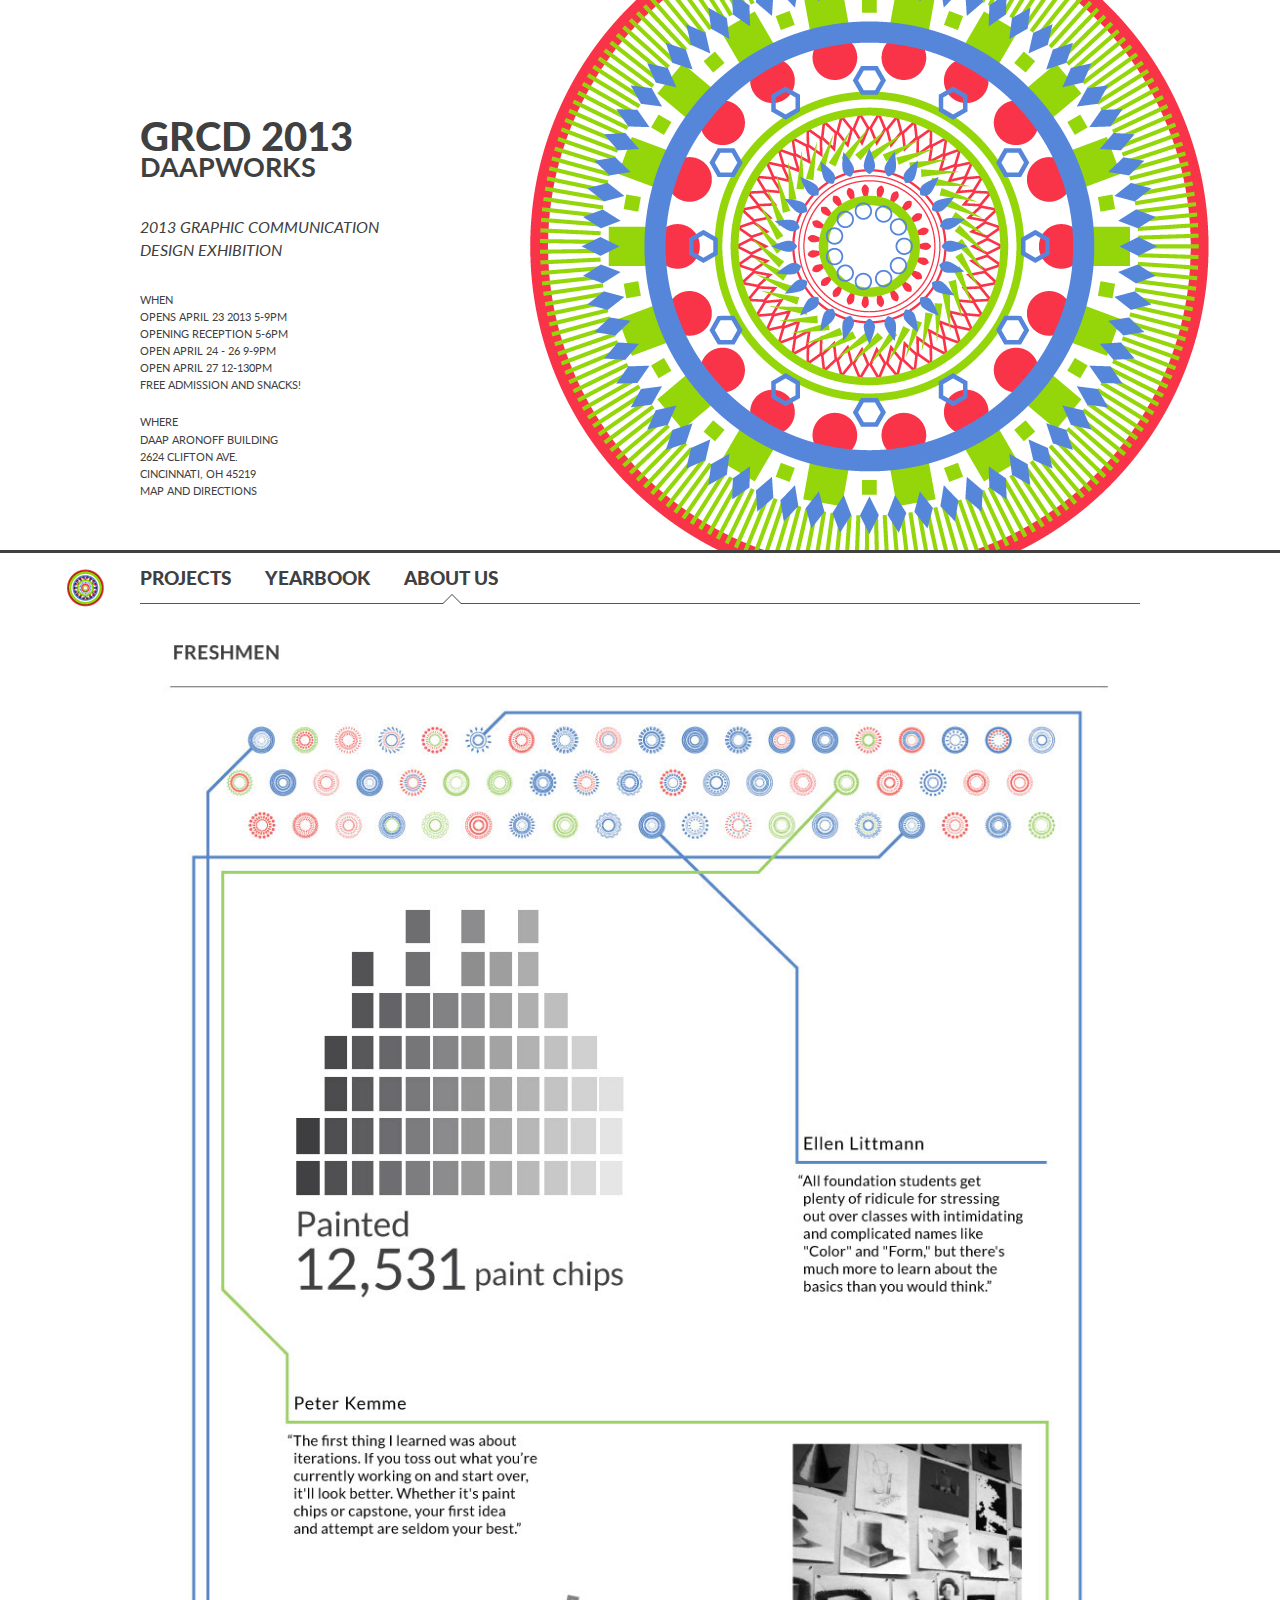
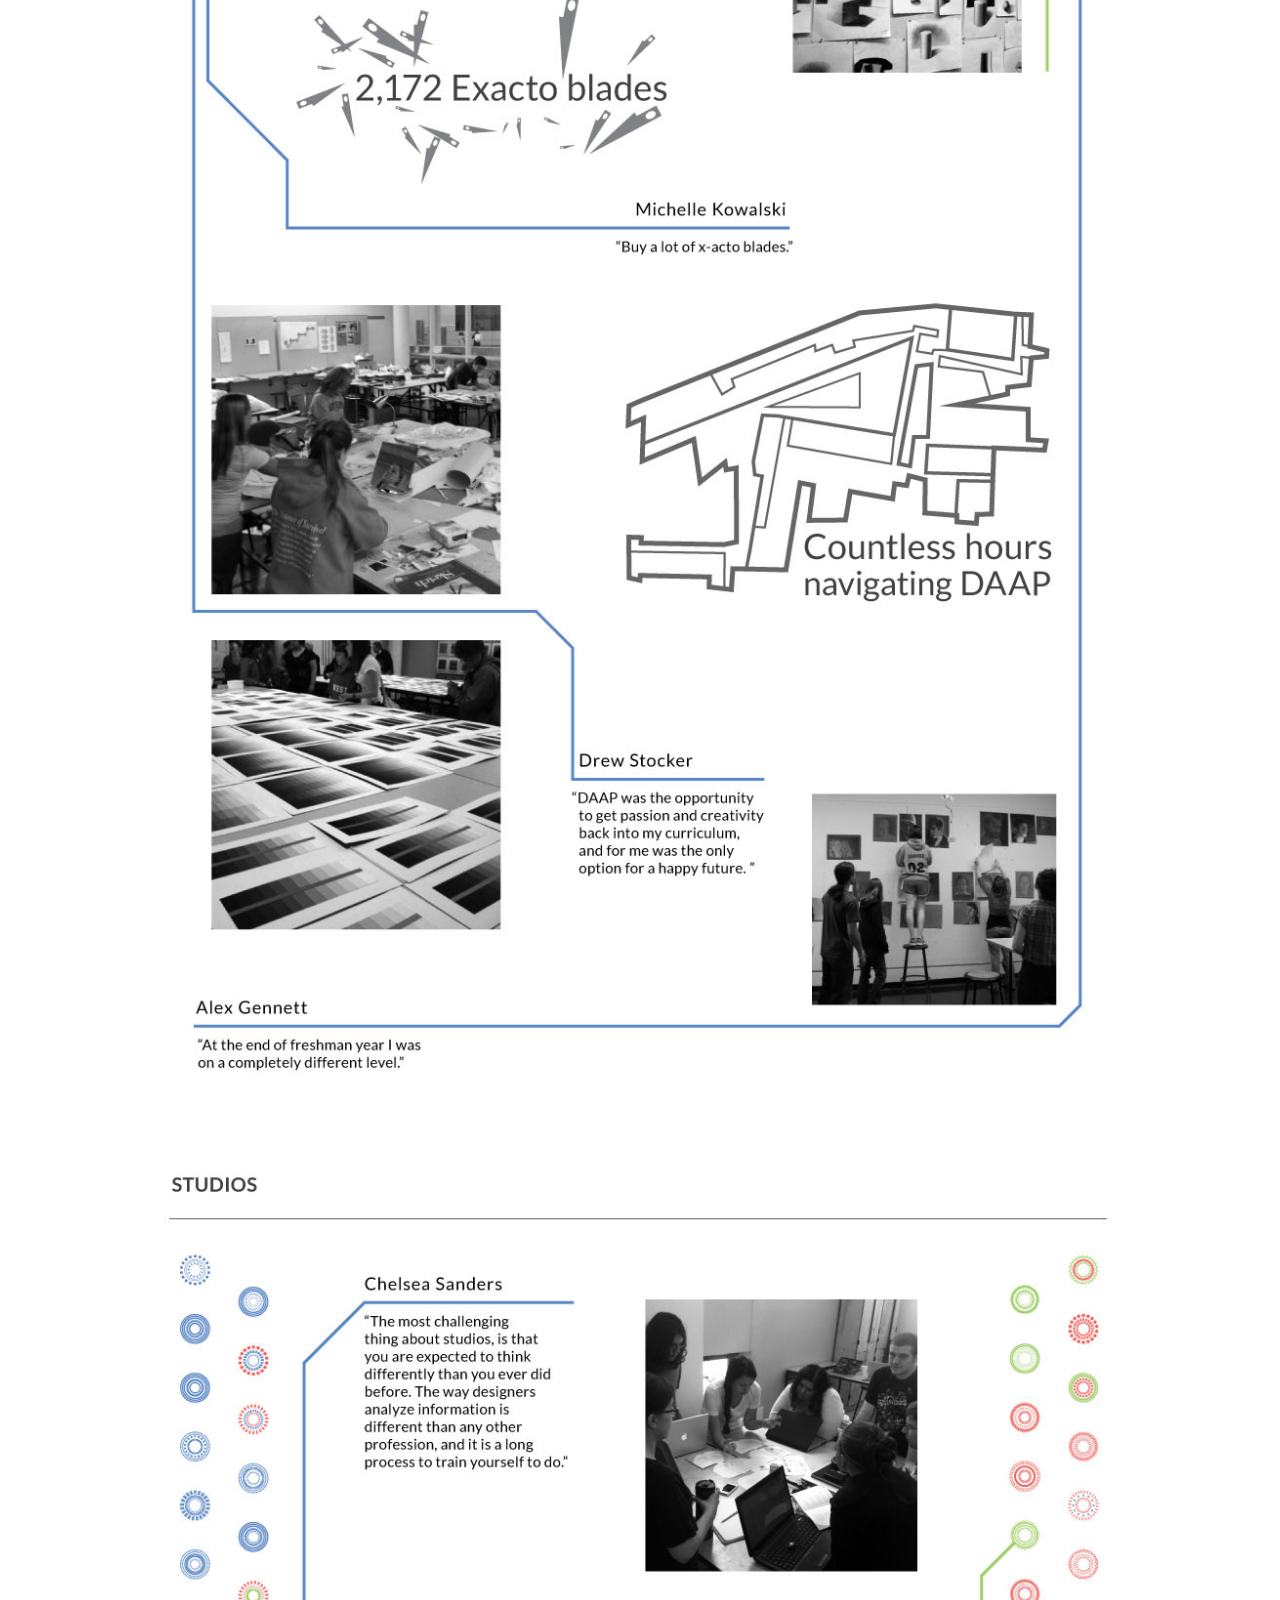
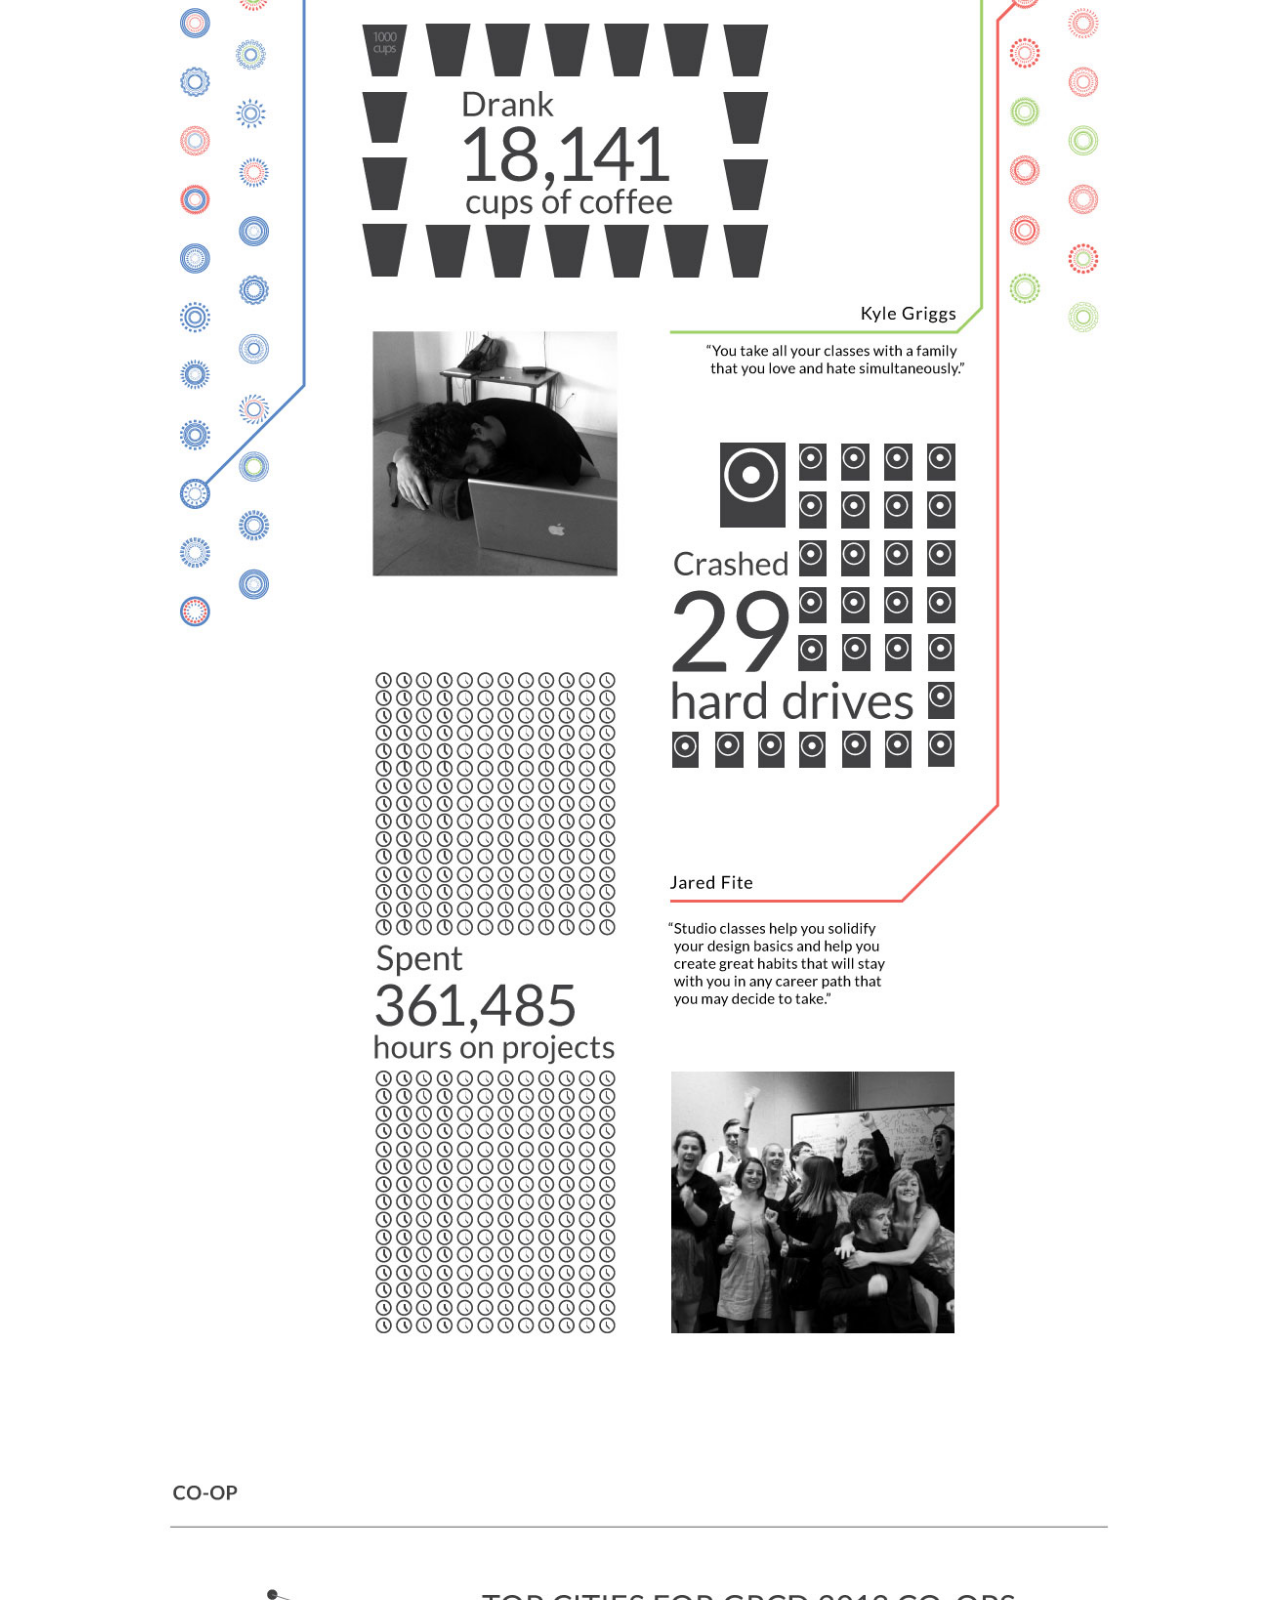
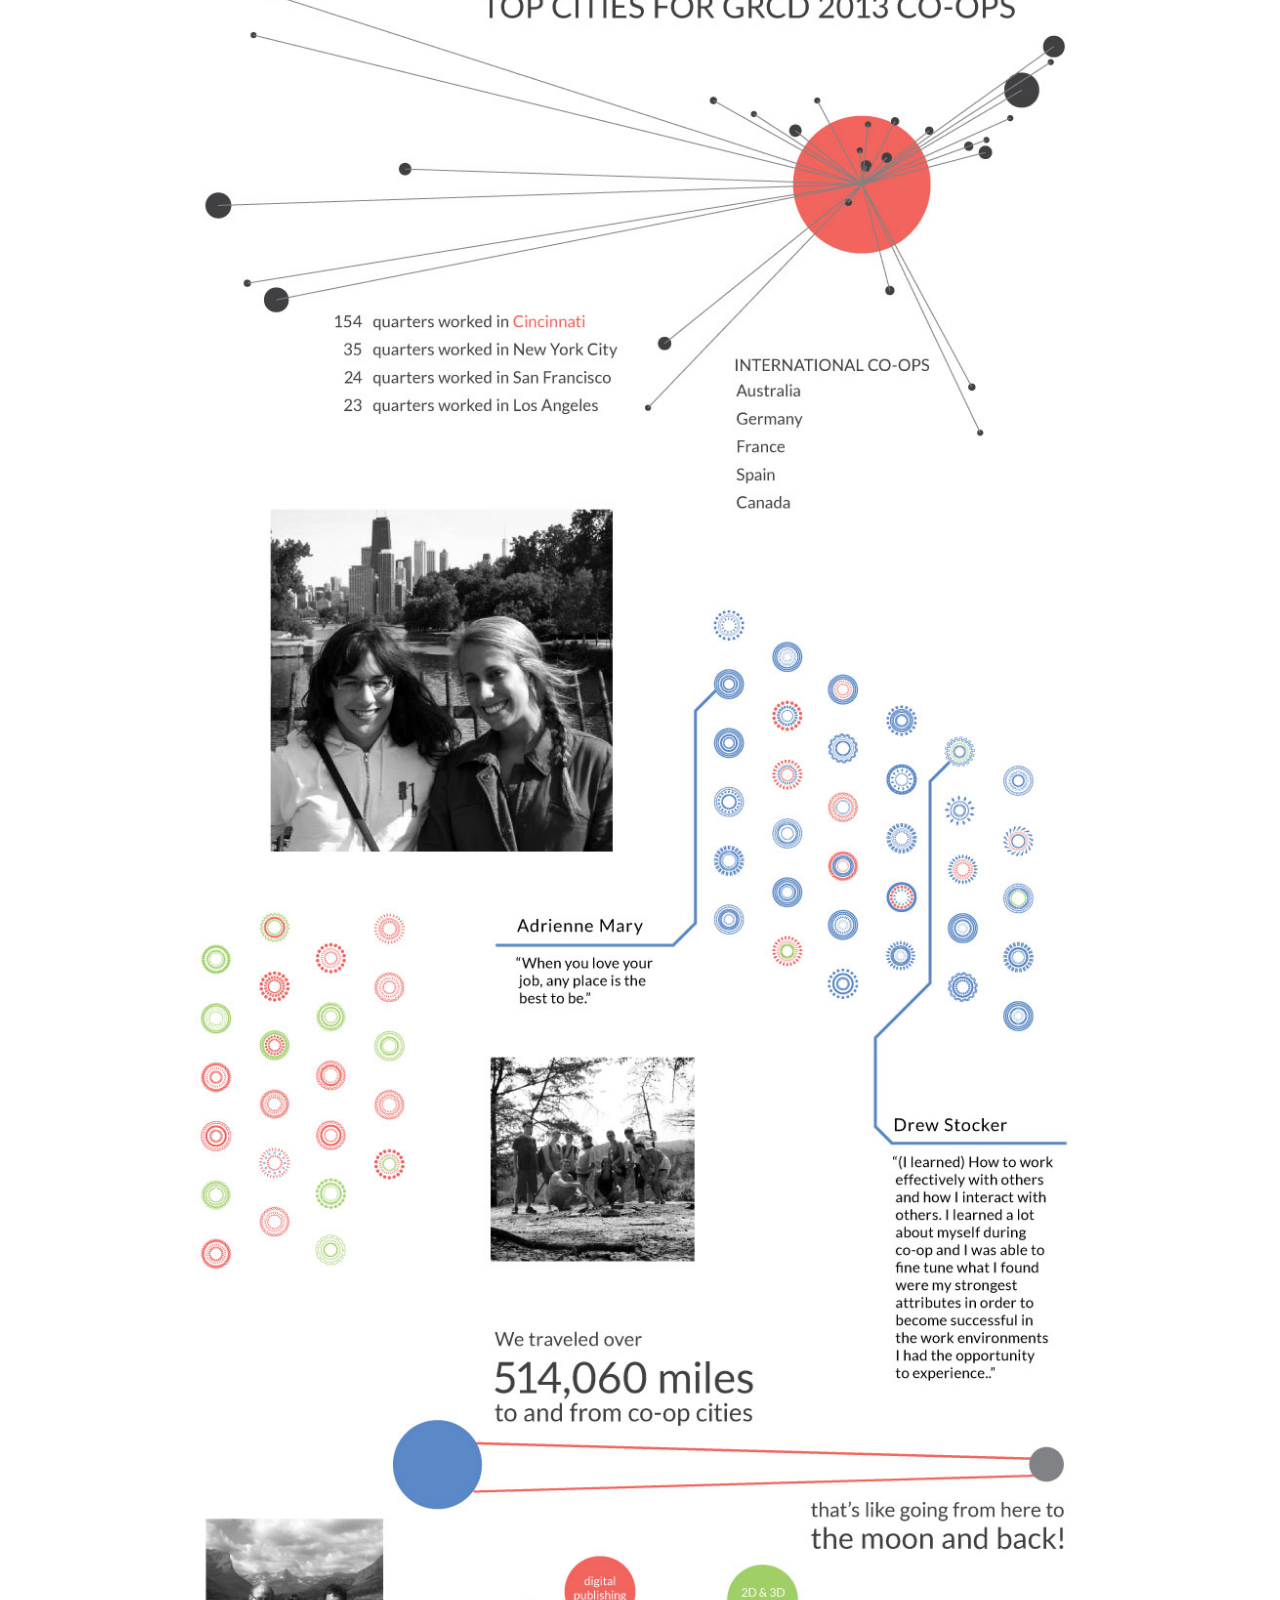
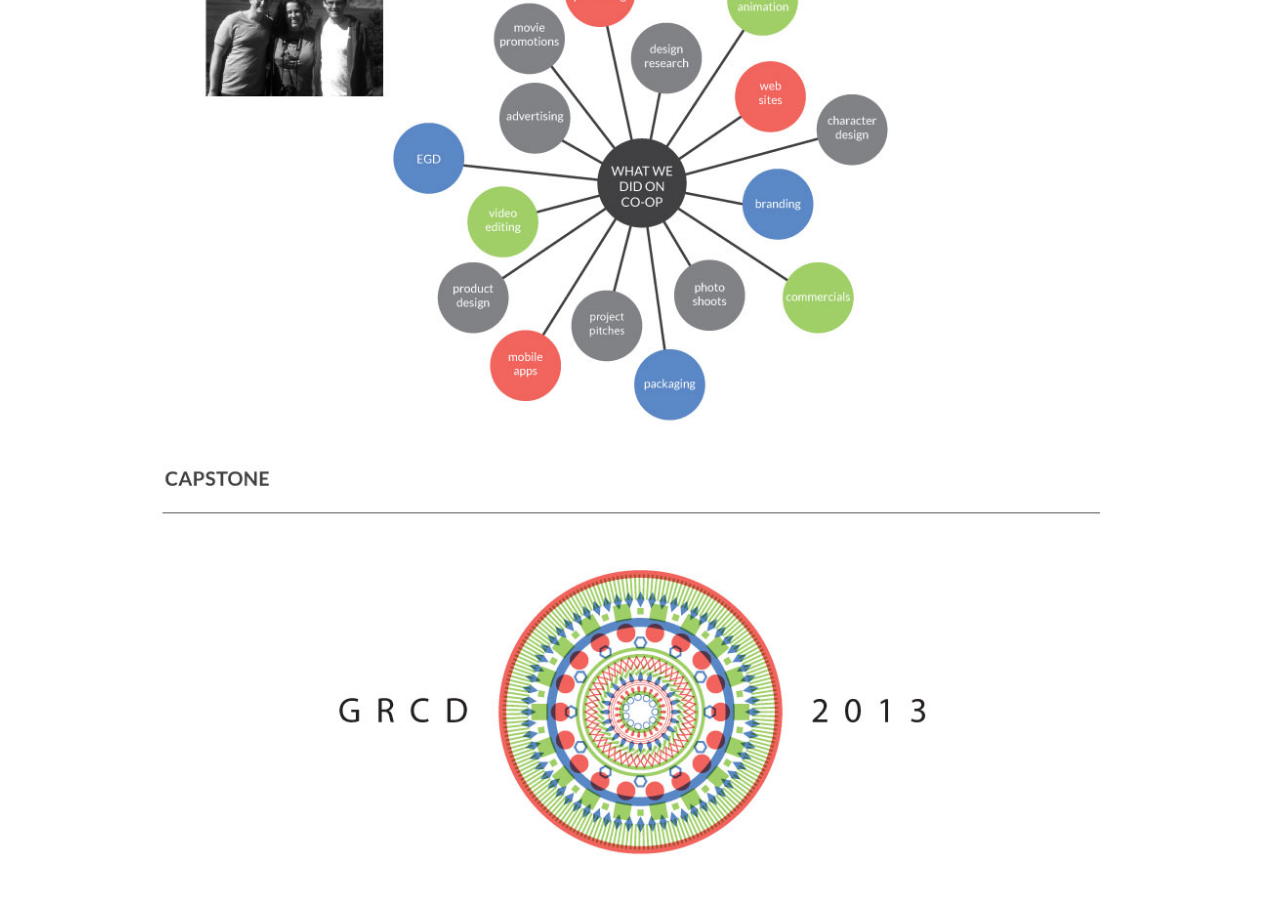
<file: about.html>
<!DOCTYPE html>

  <head>
  <meta charset="utf-8" />

  <!-- Set the viewport width to device width for mobile -->
  <meta name="viewport" content="width=device-width" />

  <title>GRCD 2013</title>
  
  <link rel="stylesheet" href="css/normalize.css" />
  
 <link rel="stylesheet" href="css/foundation.min.css" />

  <link rel="stylesheet" href="css/style.css" />
  <link rel="icon" href="favicon.ico" type="image/x-icon"/>


  <script src="js/vendor/custom.modernizr.js"></script>

  <link href='http://fonts.googleapis.com/css?family=Lato' rel='stylesheet' type='text/css'>

   <script src="//ajax.googleapis.com/ajax/libs/jquery/1.9.1/jquery.min.js"></script>
   <script src="http://cdn.jquerytools.org/1.2.7/full/jquery.tools.min.js"></script>

   

  

</head>
  <body>
    <div class="super-container">
    <header class="header">
      <div id="kaleidoscope">
        <img id="ring1" alt="ring" src="images/red.png"/>
        <img id="ring2" alt="ring" src="images/green.png"/>
        <img id="ring3" alt="ring" src="images/blue.png"/>
      </div>

      <div class="row">
        <h1> GRCD 2013 </h1>
        <h2> DAAPWORKS </h2>
        <h3>  2013 Graphic Communication <br/>Design Exhibition  </h3>

        <ul class="when">
          <li><p> when</p></li>
          <li><p> opens april 23 2013 5-9pm </p></li>
          <li><p> opening reception 5-6pm </p></li>
          <li><p> open april 24 - 26 9-9pm </p></li>
          <li><p> open april 27 12-130pm </p></li>
          <li><p> free admission and snacks! </p></li>
        </ul>

        <ul class="where">
          <li><p> where </p></li>
          <li><p> DAAP Aronoff building </p></li>
          <li><p> 2624 Clifton Ave. </p></li>
          <li><p> Cincinnati, OH 45219 </p></li>
          <li><p><a href="https://maps.google.com/maps?ie=UTF8&cid=4364812893229701306&q=DAAP+-+University+of+Cincinnati&iwloc=A&gl=US&hl=en" target="_blank"> map and directions </a></p></li>
        </ul>

      </div><!--End of show information-->
    </header>

    <div id="about">
      <div id="sticky">
        <nav class="btns row">
          <h4><a href="index.html"> PROJECTS </a></h4>
          <h4><a href="yearbook.html"> YEARBOOK </a></h4>
          <h4><a href="#" class="active"> ABOUT US </a></h4>
        </nav>

      </div><!--End Sticky-->

      <div class="row">

        <img src="images/timeline.jpg"/>

      </div>
    </div>
  </div>
  </body>

  <script type="text/javascript">
    var img1 = $('#ring1');
    var img2 = $('#ring2');
    var img3 = $('#ring3');
  
    if(img1.length > 0){
      var offset = img1.offset();
      var offset2 = img2.offset();
      function mouse(evt){
        var center_x = (offset.left) + (img1.width()/2);
        var center_y = (offset.top) + (img1.height()/2);
        var mouse_x = evt.pageX; var mouse_y = evt.pageY;
        var radians = Math.atan2(mouse_x - center_x, mouse_y - center_y);
        var degree = (radians * (180 / Math.PI) * -0.05);
        var degree2 = (radians * (180 / Math.PI) * 0.05); 
        var degree3 = (radians * (180 / Math.PI) * -0.1);

        img1.css('-moz-transform', 'rotate('+degree+'deg)');
        img1.css('-webkit-transform', 'rotate('+degree+'deg)');
        img1.css('-o-transform', 'rotate('+degree+'deg)');
        img1.css('-ms-transform', 'rotate('+degree+'deg)');

        img2.css('-moz-transform', 'rotate('+degree2+'deg)');
        img2.css('-webkit-transform', 'rotate('+degree2+'deg)');
        img2.css('-o-transform', 'rotate('+degree2+'deg)');
        img2.css('-ms-transform', 'rotate('+degree2+'deg)');

        img3.css('-moz-transform', 'rotate('+degree3+'deg)');
        img3.css('-webkit-transform', 'rotate('+degree3+'deg)');
        img3.css('-o-transform', 'rotate('+degree3+'deg)');
        img3.css('-ms-transform', 'rotate('+degree3+'deg)');

      }
      $(document).mousemove(mouse);
    }
  </script>

  
  <script type="text/javascript">
    $(document).ready(function() {
 
      //Calculate the height of <header>
      //Use outerHeight() instead of height() if have padding
      var aboveHeight = $('.header').outerHeight();

      //when scroll
      $(window).scroll(function(){

        //if scrolled down more than the header’s height
        if ($(window).scrollTop() > aboveHeight){

        // if yes, add “fixed” class to the <nav>
        // add padding top to the #content 
        //(value is same as the height of the nav)
        $('#sticky').addClass('fixed').css('top','0').next()
        .css('padding-top','63px');

        } else {

        // when scroll up or less than aboveHeight,
        //remove the “fixed” class, and the padding-top
        $('#sticky').removeClass('fixed').next()
        .css('padding-top','0');
        }
      });
    });
  </script>
  
  <script type="text/javascript">

  var _gaq = _gaq || [];
  _gaq.push(['_setAccount', 'UA-39856802-1']);
  _gaq.push(['_trackPageview']);

  (function() {
    var ga = document.createElement('script'); ga.type = 'text/javascript'; ga.async = true;
    ga.src = ('https:' == document.location.protocol ? 'https://ssl' : 'http://www') + '.google-analytics.com/ga.js';
    var s = document.getElementsByTagName('script')[0]; s.parentNode.insertBefore(ga, s);
  })();

</script>
</html>
</file>
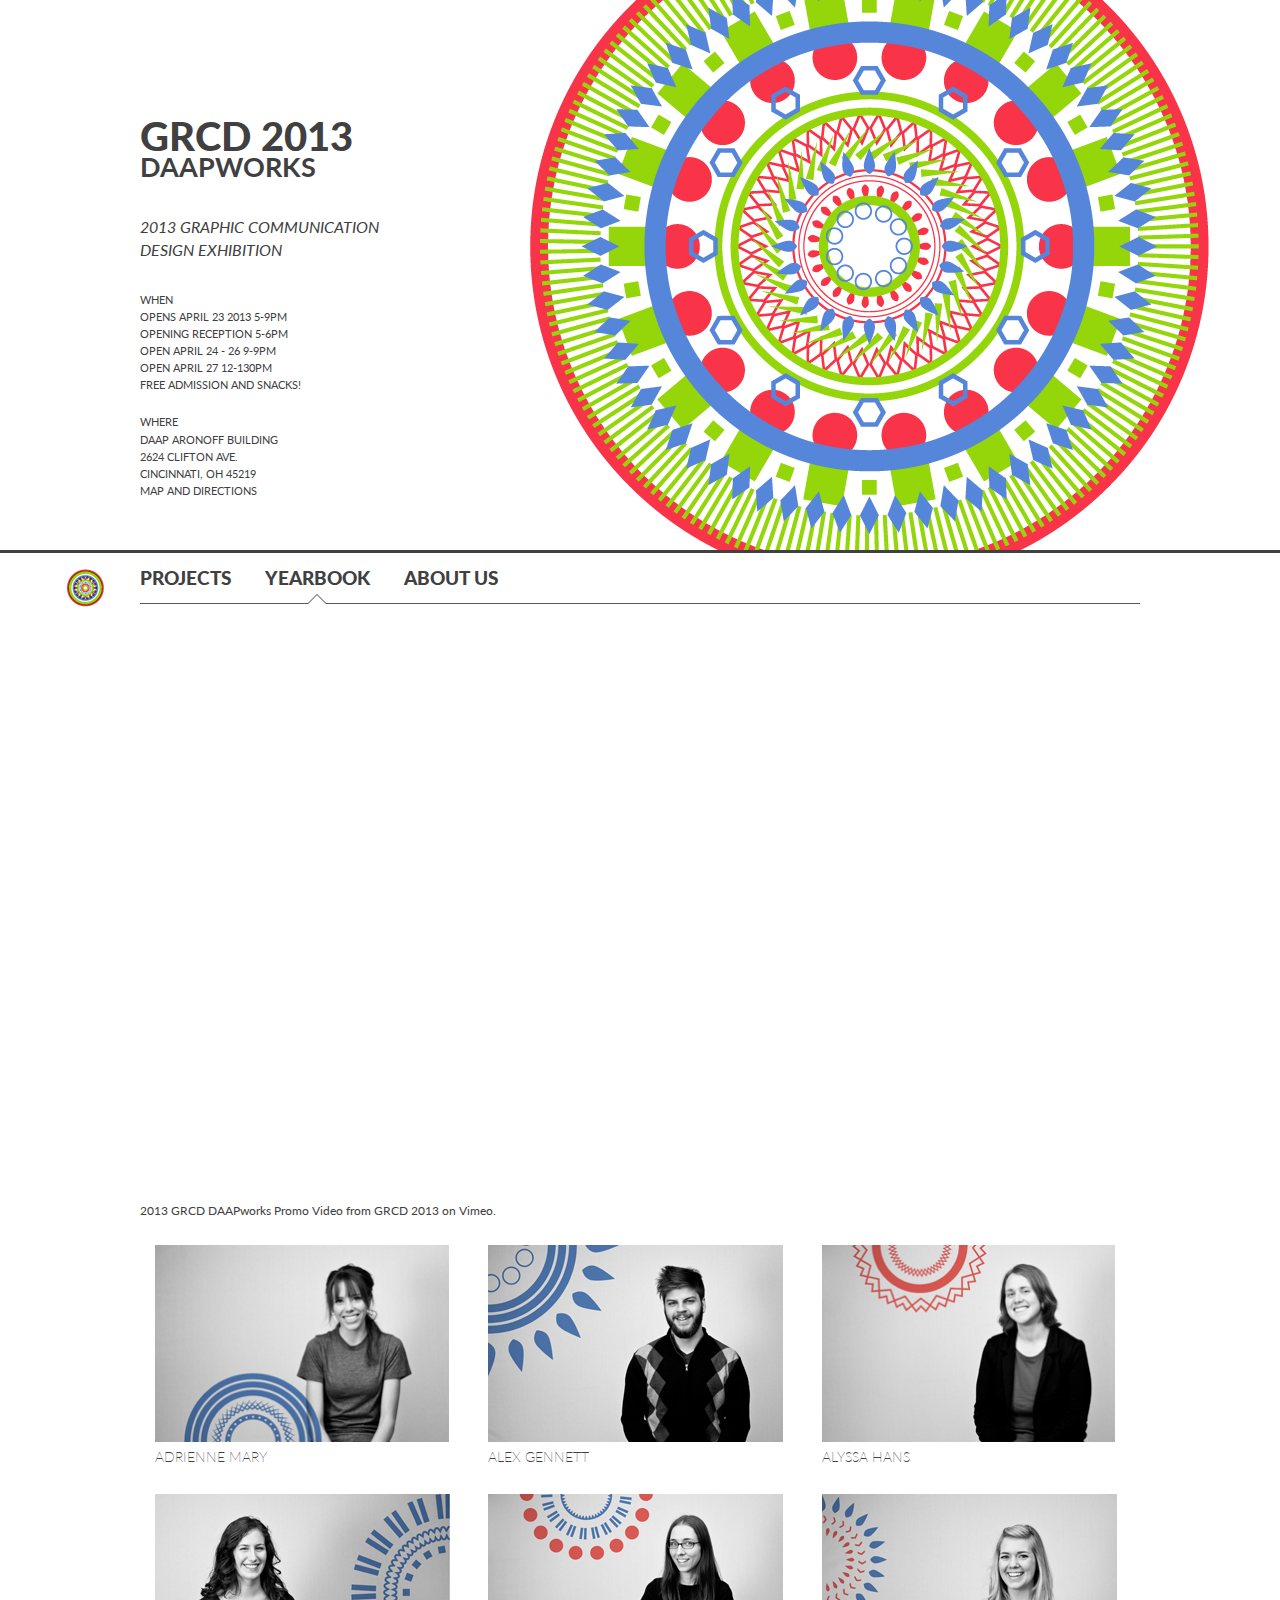
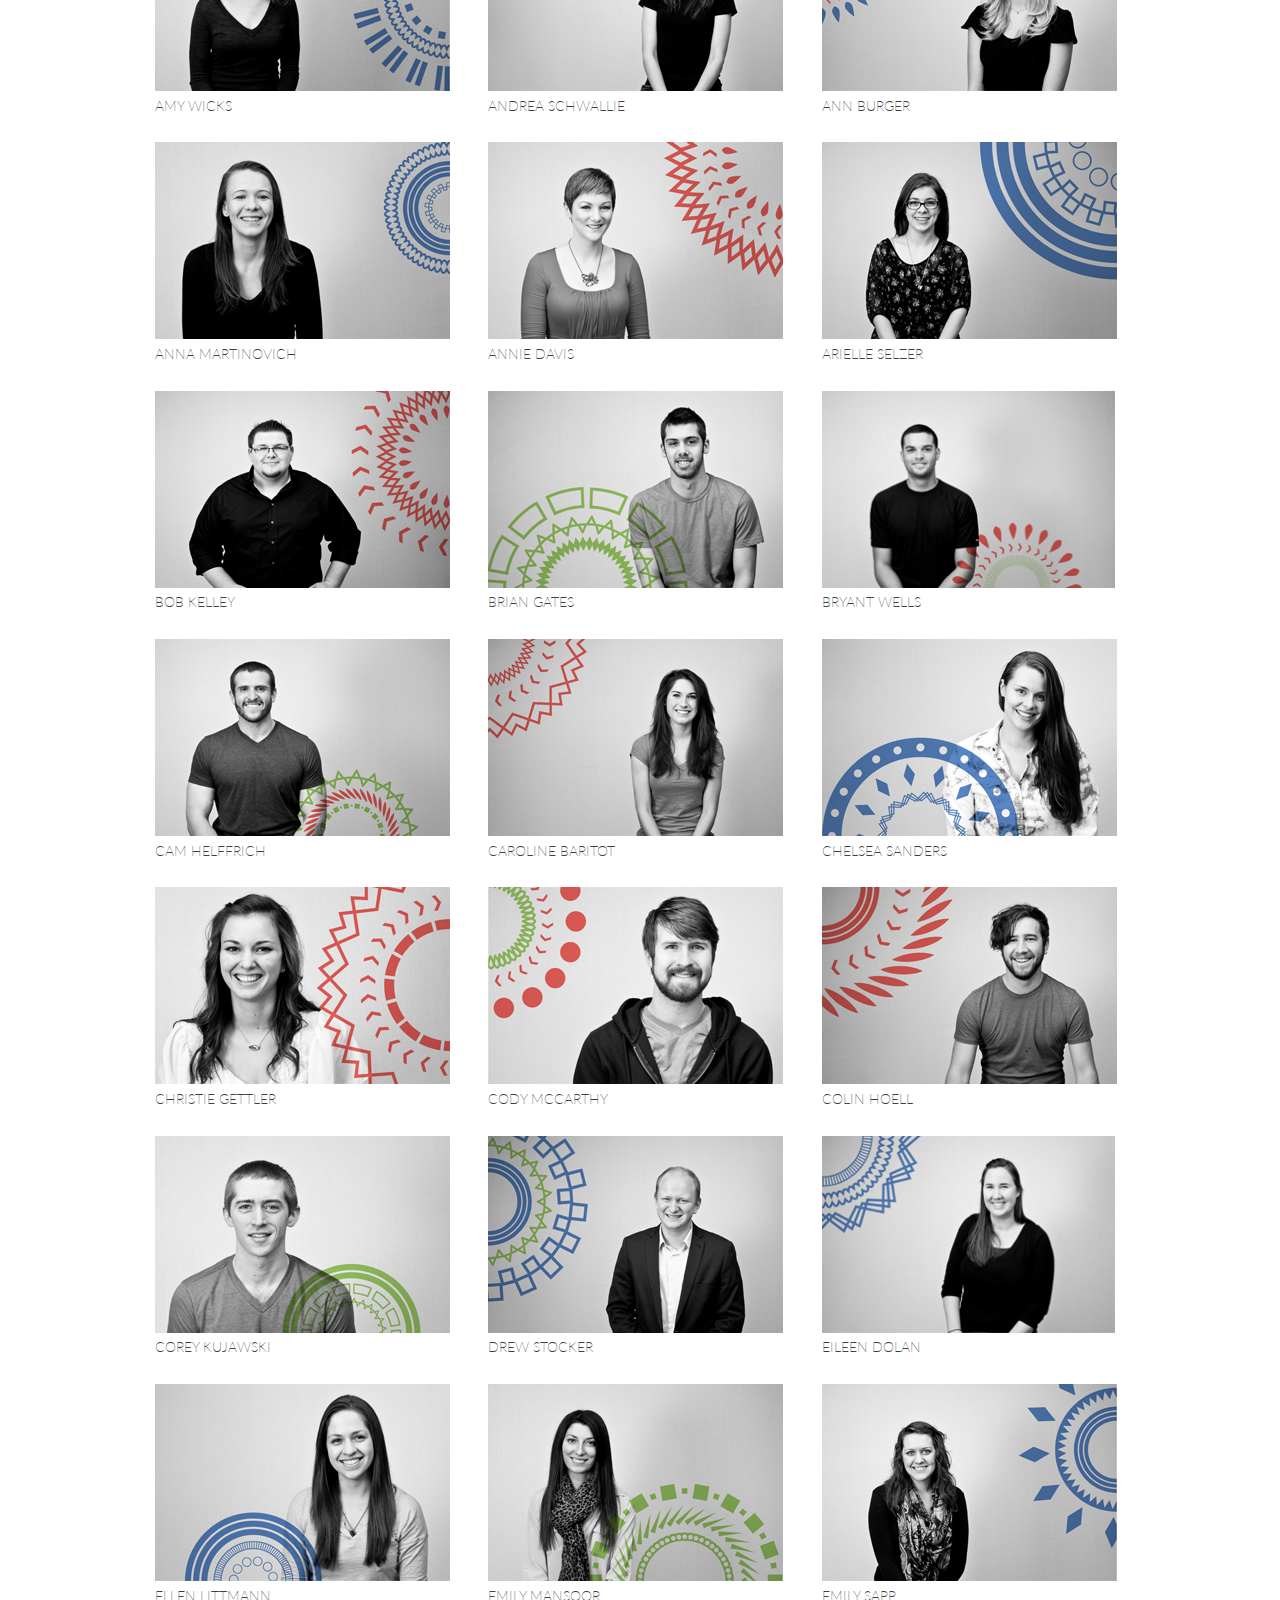
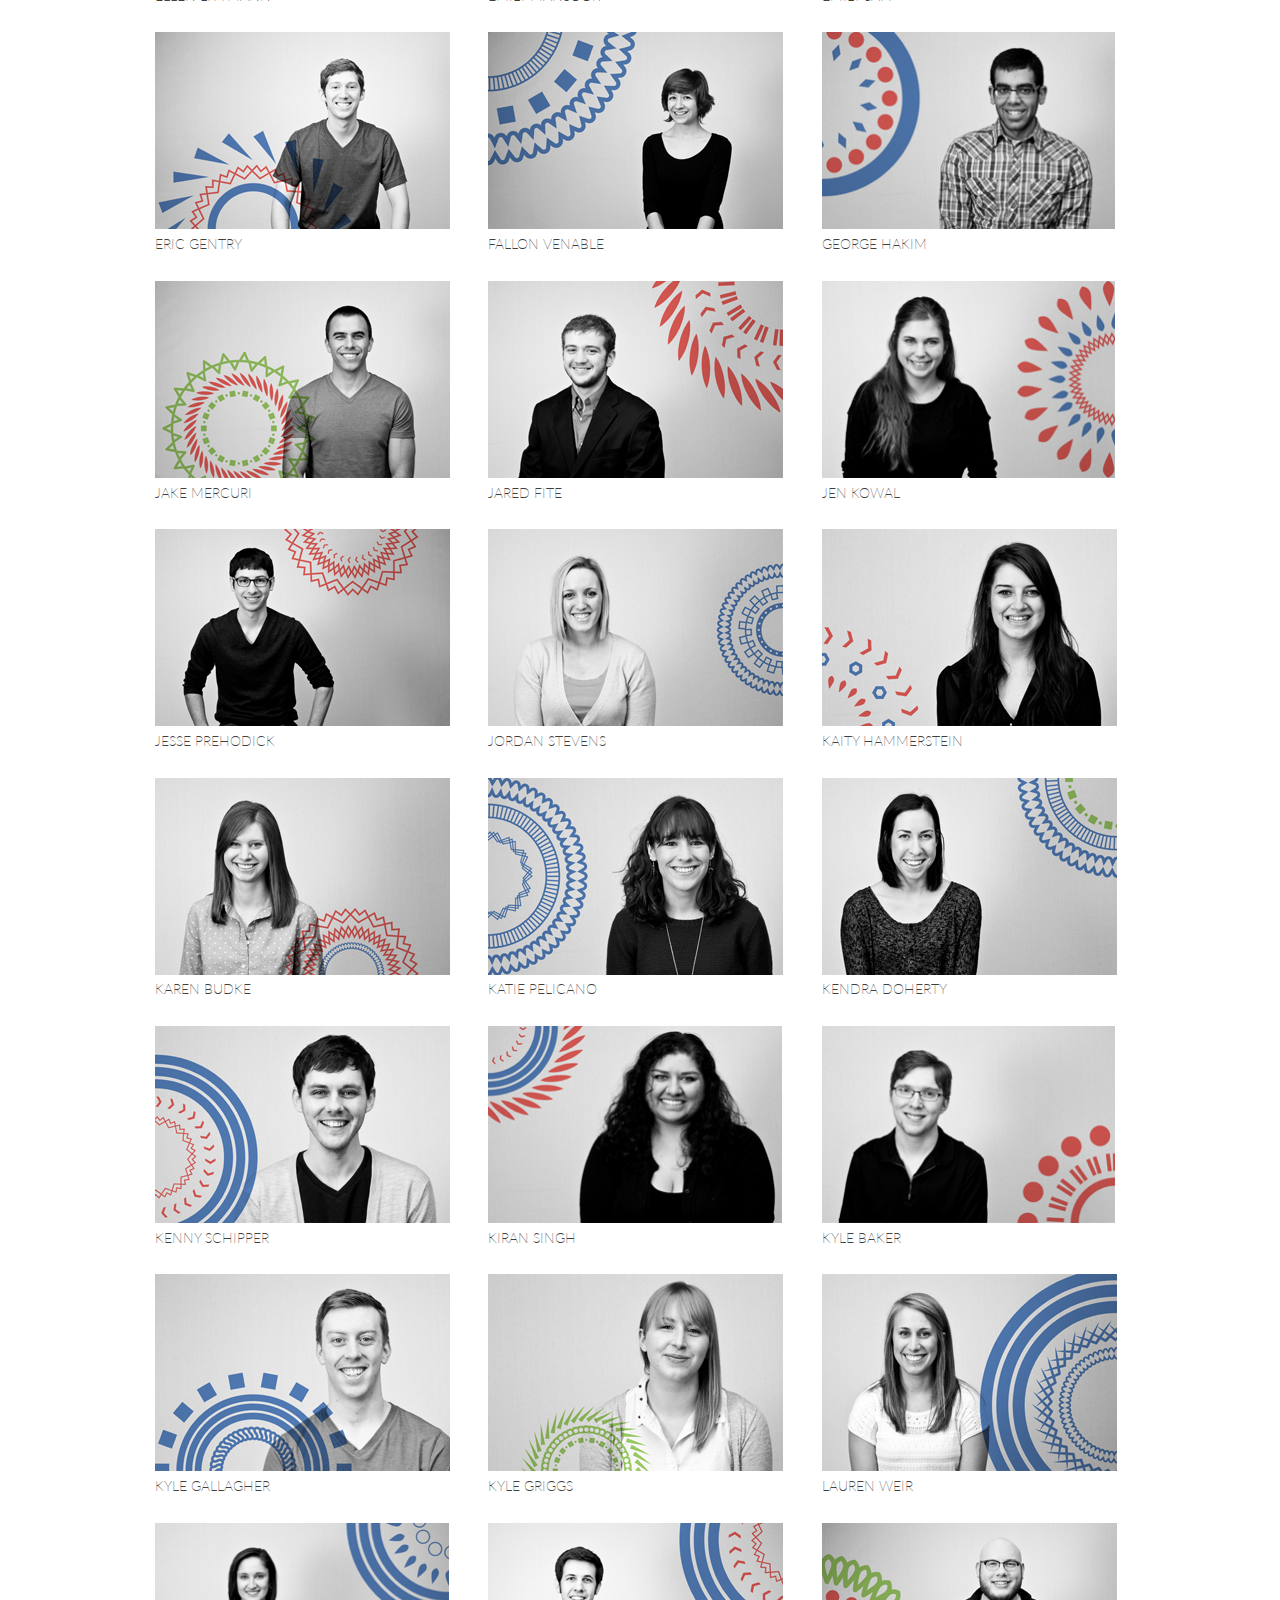
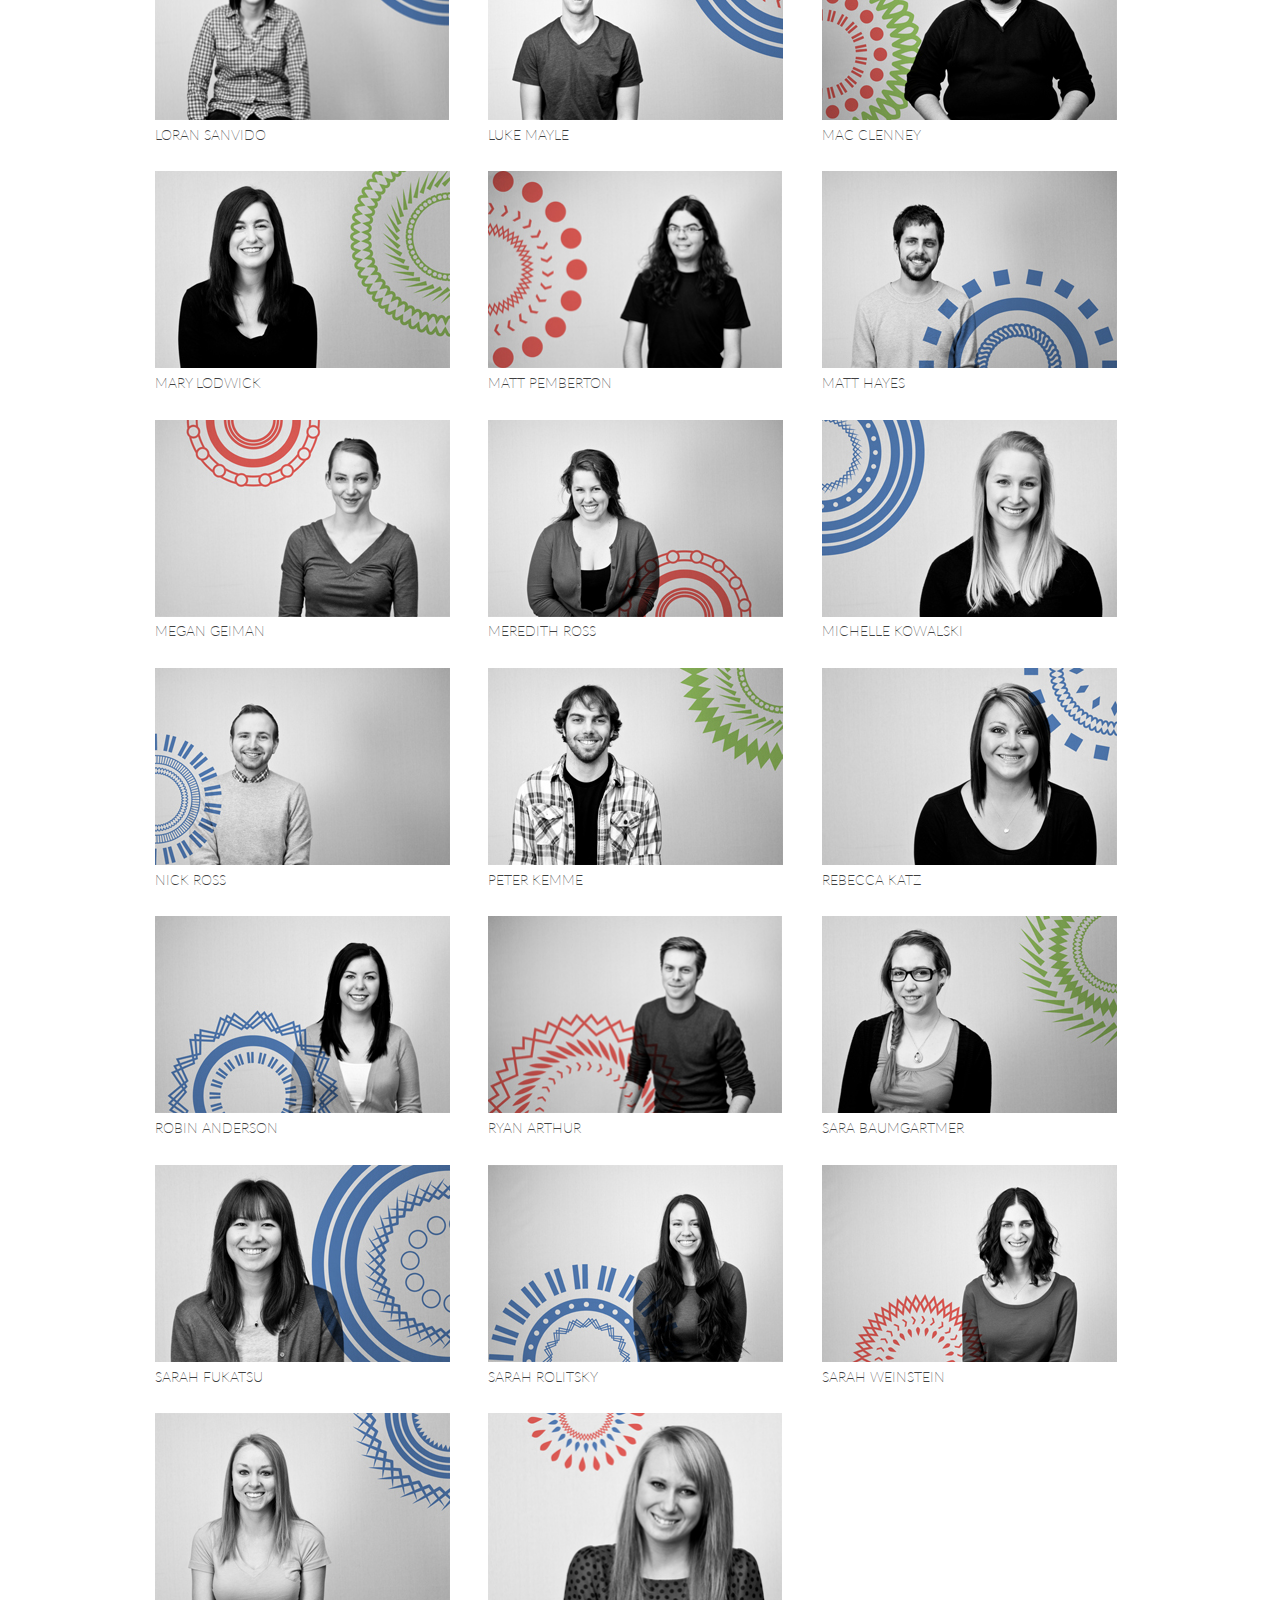
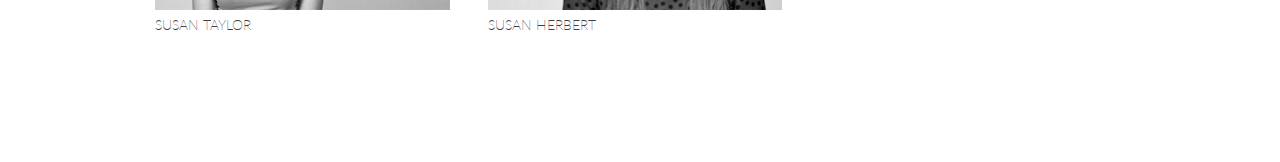
<file: yearbook.html>
<!DOCTYPE html>

  <head>
  <meta charset="utf-8" />

  <!-- Set the viewport width to device width for mobile -->
  <meta name="viewport" content="width=device-width" />

  <title>GRCD 2013</title>
  
  <link rel="stylesheet" href="css/normalize.css" />
  
 <link rel="stylesheet" href="css/foundation.min.css" />

  <link rel="stylesheet" href="css/style.css" />
  

  <script src="js/vendor/custom.modernizr.js"></script>

  <link href='http://fonts.googleapis.com/css?family=Lato' rel='stylesheet' type='text/css'>

   <script src="//ajax.googleapis.com/ajax/libs/jquery/1.9.1/jquery.min.js"></script>
   <script src="http://cdn.jquerytools.org/1.2.7/full/jquery.tools.min.js"></script>

   

  

</head>
  <body>
    <div class="super-container">
    <header class="header">
      <div id="kaleidoscope">
        <img id="ring1" alt="ring" src="images/red.png"/>
        <img id="ring2" alt="ring" src="images/green.png"/>
        <img id="ring3" alt="ring" src="images/blue.png"/>
      </div>

      <div class="row">
        <h1> GRCD 2013 </h1>
        <h2> DAAPWORKS </h2>
        <h3>  2013 Graphic Communication <br/>Design Exhibition  </h3>

        <ul class="when">
          <li><p> when</p></li>
          <li><p> opens april 23 2013 5-9pm </p></li>
          <li><p> opening reception 5-6pm </p></li>
          <li><p> open april 24 - 26 9-9pm </p></li>
          <li><p> open april 27 12-130pm </p></li>
          <li><p> free admission and snacks! </p></li>
        </ul>

        <ul class="where">
          <li><p> where </p></li>
          <li><p> DAAP Aronoff building </p></li>
          <li><p> 2624 Clifton Ave. </p></li>
          <li><p> Cincinnati, OH 45219 </p></li>
          <li><p><a href="https://maps.google.com/maps?ie=UTF8&cid=4364812893229701306&q=DAAP+-+University+of+Cincinnati&iwloc=A&gl=US&hl=en" target="_blank"> map and directions </a></p></li>
        </ul>

      </div><!--End of show information-->
    </header>

    <div id="yearbook">


      <div id="sticky">
        <nav class="btns row">
          <h4><a href="index.html"> PROJECTS </a></h4>
          <h4><a href="yearbook.html" class="active"> YEARBOOK </a></h4>
          <h4><a href="about.html"> ABOUT US </a></h4>
        </nav>

      </div><!--End Sticky-->

      <div class="row">
        <div class="promo">
          <iframe src="http://player.vimeo.com/video/63156317" width="1000" height="560" frameborder="0" webkitAllowFullScreen mozallowfullscreen allowFullScreen></iframe> <p><a href="http://vimeo.com/63156317">2013 GRCD DAAPworks Promo Video</a> from <a href="http://vimeo.com/grcd2013">GRCD 2013</a> on <a href="http://vimeo.com">Vimeo</a>.</p>
        </div>
      </div>
      <div class="headshots row">
        <div class="large-4 columns">
          
            <img src="images/headshots/adrienne_mary.jpg" alt="headshot"/>
            <h3> Adrienne Mary </h3>
          
        </div>
        <div class="large-4 columns">
          
            <img src="images/headshots/alex_gennet.jpg" alt="headshot"/>
            <h3> Alex Gennett </h3>
          
        </div>
        <div class="large-4 columns">
          
            <img src="images/headshots/alyssa_hans.jpg" alt="headshot"/>
            <h3> Alyssa Hans </h3>
          
        </div>
        <div class="large-4 columns">
          
            <img src="images/headshots/amy_wicks.jpg" alt="headshot"/>
            <h3> Amy Wicks </h3>
          
        </div>
        <div class="large-4 columns">
          
            <img src="images/headshots/andrea_schwailie.jpg" alt="headshot"/>
            <h3> ANDREA SCHWALLIE </h3>
          
        </div>
        <div class="large-4 columns">
          
            <img src="images/headshots/ann_burger.jpg" alt="headshot"/>
            <h3> Ann Burger </h3>
          
        </div>
        <div class="large-4 columns">
          
            <img src="images/headshots/anna_martinovich.jpg" alt="headshot"/>
            <h3> ANNA MARTINOVICH </h3>
          
        </div>
        <div class="large-4 columns">
          
            <img src="images/headshots/annie_davis.jpg" alt="headshot"/>
            <h3> Annie Davis </h3>
          
        </div>
        <div class="large-4 columns">
          
            <img src="images/headshots/arielle_selzer.jpg" alt="headshot"/>
            <h3> Arielle Selzer </h3>
          
        </div>
        <div class="large-4 columns">
          
            <img src="images/headshots/bob_kelley.jpg" alt="headshot"/>
            <h3> Bob Kelley </h3>
          
        </div>
        <div class="large-4 columns">
          
            <img src="images/headshots/brian_gates.jpg" alt="headshot"/>
            <h3> Brian Gates </h3>
          
        </div>
        <div class="large-4 columns">
          
            <img src="images/headshots/bryant_wells.jpg" alt="headshot"/>
            <h3> Bryant Wells </h3>
          
        </div>
        <div class="large-4 columns">
          
            <img src="images/headshots/cam_helffrich.jpg" alt="headshot"/>
            <h3> Cam Helffrich </h3>
          
        </div>
        <div class="large-4 columns">
          
            <img src="images/headshots/caroline_baritot.jpg" alt="headshot"/>
            <h3> Caroline Baritot </h3>
          
        </div>
        <div class="large-4 columns">
          
            <img src="images/headshots/chelsea_sanders.jpg" alt="headshot"/>
            <h3> Chelsea Sanders </h3>
          
        </div>
        <div class="large-4 columns">
          
            <img src="images/headshots/christie_gettler.jpg" alt="headshot"/>
            <h3> Christie Gettler </h3>
          
        </div>
        <div class="large-4 columns">
          
            <img src="images/headshots/cody_mccarthy.jpg" alt="headshot"/>
            <h3> Cody McCarthy </h3>
          
        </div>
        <div class="large-4 columns">
          
            <img src="images/headshots/colin_hoell.jpg" alt="headshot"/>
            <h3> Colin Hoell </h3>
          
        </div>
        <div class="large-4 columns">
          
            <img src="images/headshots/corey_kujawski.jpg" alt="headshot"/>
            <h3> COREY KUJAWSKI </h3>
          
        </div>
        <div class="large-4 columns">
          
            <img src="images/headshots/drew_stocker.jpg" alt="headshot"/>
            <h3> Drew Stocker </h3>
          
        </div>
        <div class="large-4 columns">
          
            <img src="images/headshots/eileen_dolan.jpg" alt="headshot"/>
            <h3> Eileen Dolan </h3>
          
        </div>
        <div class="large-4 columns">
          
            <img src="images/headshots/ellen_litmann.jpg" alt="headshot"/>
            <h3> Ellen Littmann </h3>
          
        </div>
        <div class="large-4 columns">
          
            <img src="images/headshots/emily_mansoor.jpg" alt="headshot"/>
            <h3> Emily Mansoor </h3>
          
        </div>
        <div class="large-4 columns">
          
            <img src="images/headshots/emily_sapp.jpg" alt="headshot"/>
            <h3> Emily Sapp </h3>
          
        </div>
        <div class="large-4 columns">
          
            <img src="images/headshots/eric_gentry.jpg" alt="headshot"/>
            <h3> Eric Gentry </h3>
          
        </div>
        <div class="large-4 columns">
          
            <img src="images/headshots/fallon_venable.jpg" alt="headshot"/>
            <h3> Fallon Venable </h3>
          
        </div>
        <div class="large-4 columns">
          
            <img src="images/headshots/george_hakim.jpg" alt="headshot"/>
            <h3> George Hakim </h3>
          
        </div>
        <div class="large-4 columns">
          
            <img src="images/headshots/jake_mercuri.jpg" alt="headshot"/>
            <h3> Jake Mercuri </h3>
          
        </div>
        <div class="large-4 columns">
          
            <img src="images/headshots/jared_fite.jpg" alt="headshot"/>
            <h3> Jared Fite </h3>
          
        </div>
        <div class="large-4 columns">
          
            <img src="images/headshots/jen_kowal.jpg" alt="headshot"/>
            <h3> Jen Kowal </h3>
          
        </div>
        <div class="large-4 columns">
          
            <img src="images/headshots/jesse_prehodick.jpg" alt="headshot"/>
            <h3> Jesse Prehodick </h3>
          
        </div>
        <div class="large-4 columns">
          
            <img src="images/headshots/jordan_stevens.jpg" alt="headshot"/>
            <h3> Jordan Stevens </h3>
          
        </div>
        <div class="large-4 columns">
          
            <img src="images/headshots/kaity_hammerstein.jpg" alt="headshot"/>
            <h3> Kaity Hammerstein </h3>
          
        </div>
        <div class="large-4 columns">
          
            <img src="images/headshots/karen_budke.jpg" alt="headshot"/>
            <h3> Karen Budke </h3>
          
        </div>
        <div class="large-4 columns">
          
            <img src="images/headshots/katie_pelicano.jpg" alt="headshot"/>
            <h3> Katie Pelicano </h3>
          
        </div>
        <div class="large-4 columns">
          
            <img src="images/headshots/kendra_doherty.jpg" alt="headshot"/>
            <h3> Kendra Doherty </h3>
          
        </div>
        <div class="large-4 columns">
          
            <img src="images/headshots/kenny_schipper.jpg" alt="headshot"/>
            <h3> Kenny Schipper </h3>
          
        </div>
        <div class="large-4 columns">
          
            <img src="images/headshots/kiran_singh.jpg" alt="headshot"/>
            <h3> Kiran Singh </h3>
          
        </div>
        <div class="large-4 columns">
          
            <img src="images/headshots/kyle_baker.jpg" alt="headshot"/>
            <h3> Kyle Baker </h3>
          
        </div>
        <div class="large-4 columns">
          
            <img src="images/headshots/kyle_gallagher.jpg" alt="headshot"/>
            <h3> Kyle Gallagher </h3>
          
        </div>
        <div class="large-4 columns">
          
            <img src="images/headshots/kyle_griggs.jpg" alt="headshot"/>
            <h3> Kyle Griggs </h3>
          
        </div>
        <div class="large-4 columns">
          
            <img src="images/headshots/lauren_weir.jpg" alt="headshot"/>
            <h3> Lauren Weir </h3>
          
        </div>
        <div class="large-4 columns">
          
            <img src="images/headshots/loran_sanvido.jpg" alt="headshot"/>
            <h3> Loran Sanvido </h3>
          
        </div>
        <div class="large-4 columns">
          
            <img src="images/headshots/luke_mayle.jpg" alt="headshot"/>
            <h3> Luke Mayle </h3>
          
        </div>
        <div class="large-4 columns">
          
            <img src="images/headshots/mac_clenney.jpg" alt="headshot"/>
            <h3> Mac Clenney </h3>
          
        </div>
        <div class="large-4 columns">
          
            <img src="images/headshots/mary_lodwick.jpg" alt="headshot"/>
            <h3> Mary Lodwick </h3>
          
        </div>
        <div class="large-4 columns">
          
            <img src="images/headshots/matt_pemberton.jpg" alt="headshot"/>
            <h3> Matt Pemberton </h3>
          
        </div>
        <div class="large-4 columns">
          
            <img src="images/headshots/matt_hayes.jpg" alt="headshot"/>
            <h3> Matt Hayes </h3>
          
        </div>
        <div class="large-4 columns">
          
            <img src="images/headshots/meg_geiman.jpg" alt="headshot"/>
            <h3> Megan Geiman </h3>
          
        </div>
        <div class="large-4 columns">
          
            <img src="images/headshots/meredith_ross.jpg" alt="headshot"/>
            <h3> Meredith Ross </h3>
          
        </div>
        <div class="large-4 columns">
          
            <img src="images/headshots/michelle_kowalski.jpg" alt="headshot"/>
            <h3> MICHELLE KOWALSKI </h3>
          
        </div>
        <div class="large-4 columns">
          
            <img src="images/headshots/nick_ross.jpg" alt="headshot"/>
            <h3> Nick Ross </h3>
          
        </div>
        <div class="large-4 columns">
      
            <img src="images/headshots/peter_kemme.jpg" alt="headshot"/>
            <h3> Peter Kemme </h3>
          
        </div>
        <div class="large-4 columns">
          
            <img src="images/headshots/rebecca_katz.jpg" alt="headshot"/>
            <h3> Rebecca Katz </h3>
          
        </div>
        <div class="large-4 columns">
          
            <img src="images/headshots/robin_anderson.jpg" alt="headshot"/>
            <h3> Robin Anderson </h3>
          
        </div>
        <div class="large-4 columns">
          
            <img src="images/headshots/ryan_arthur.jpg" alt="headshot"/>
            <h3> Ryan Arthur </h3>
          
        </div>
        <div class="large-4 columns">
          
            <img src="images/headshots/sara_baumgartner.jpg" alt="headshot"/>
            <h3> Sara Baumgartmer </h3>
          
        </div>
        <div class="large-4 columns">
          
            <img src="images/headshots/sarah_fukatsu.jpg" alt="headshot"/>
            <h3> Sarah Fukatsu </h3>
          
        </div>
        <div class="large-4 columns">
          
            <img src="images/headshots/sarah_rolitsky.jpg" alt="headshot"/>
            <h3> Sarah Rolitsky </h3>
          
        </div>
        <div class="large-4 columns">
          
            <img src="images/headshots/sarah_weinstein.jpg" alt="headshot"/>
            <h3> Sarah Weinstein </h3>
          
        </div>
        <div class="large-4 columns">
          
            <img src="images/headshots/suzy_taylor.jpg" alt="headshot"/>
            <h3> Susan Taylor </h3>
          
        </div>
        <div class="large-4 columns end">
          
            <img src="images/headshots/suzanne_herbert.jpg" alt="headshot"/>
            <h3> Susan Herbert </h3>
          
        </div>
      </div>
    </div>



  </div>
  </body>

  <script type="text/javascript">
    var img1 = $('#ring1');
    var img2 = $('#ring2');
    var img3 = $('#ring3');
  
    if(img1.length > 0){
      var offset = img1.offset();
      var offset2 = img2.offset();
      function mouse(evt){
        var center_x = (offset.left) + (img1.width()/2);
        var center_y = (offset.top) + (img1.height()/2);
        var mouse_x = evt.pageX; var mouse_y = evt.pageY;
        var radians = Math.atan2(mouse_x - center_x, mouse_y - center_y);
        var degree = (radians * (180 / Math.PI) * -0.05);
        var degree2 = (radians * (180 / Math.PI) * 0.05); 
        var degree3 = (radians * (180 / Math.PI) * -0.1);

        img1.css('-moz-transform', 'rotate('+degree+'deg)');
        img1.css('-webkit-transform', 'rotate('+degree+'deg)');
        img1.css('-o-transform', 'rotate('+degree+'deg)');
        img1.css('-ms-transform', 'rotate('+degree+'deg)');

        img2.css('-moz-transform', 'rotate('+degree2+'deg)');
        img2.css('-webkit-transform', 'rotate('+degree2+'deg)');
        img2.css('-o-transform', 'rotate('+degree2+'deg)');
        img2.css('-ms-transform', 'rotate('+degree2+'deg)');

        img3.css('-moz-transform', 'rotate('+degree3+'deg)');
        img3.css('-webkit-transform', 'rotate('+degree3+'deg)');
        img3.css('-o-transform', 'rotate('+degree3+'deg)');
        img3.css('-ms-transform', 'rotate('+degree3+'deg)');

      }
      $(document).mousemove(mouse);
    }
  </script>


  <script type="text/javascript">
    $(document).ready(function() {
 
      //Calculate the height of <header>
      //Use outerHeight() instead of height() if have padding
      var aboveHeight = $('.header').outerHeight();

      //when scroll
      $(window).scroll(function(){

        //if scrolled down more than the header’s height
        if ($(window).scrollTop() > aboveHeight){

        // if yes, add “fixed” class to the <nav>
        // add padding top to the #content 
        //(value is same as the height of the nav)
        $('#sticky').addClass('fixed').css('top','0').next()
        .css('padding-top','63px');

        } else {

        // when scroll up or less than aboveHeight,
        //remove the “fixed” class, and the padding-top
        $('#sticky').removeClass('fixed').next()
        .css('padding-top','0');
        }
      });
    });
  </script>
  <script type="text/javascript">

  var _gaq = _gaq || [];
  _gaq.push(['_setAccount', 'UA-39856802-1']);
  _gaq.push(['_trackPageview']);

  (function() {
    var ga = document.createElement('script'); ga.type = 'text/javascript'; ga.async = true;
    ga.src = ('https:' == document.location.protocol ? 'https://ssl' : 'http://www') + '.google-analytics.com/ga.js';
    var s = document.getElementsByTagName('script')[0]; s.parentNode.insertBefore(ga, s);
  })();

</script>
</html>
</file>
<file: css/style.css>
/*-------------------------------*/
/*             =GLOBAL           */
/*-------------------------------*/
*{
  box-sizing: border-box;
  font-family: "Lato", Helvetica Neue, sans-serif !important;
  font-style: normal;
  color: #404041 !important;
}

.super-container {
  min-width: 1020px;
}

ul {
  list-style: none;
  margin: 0px;
  padding: 0px;
  
}

a{
  color: #404041 !important;
}

/*-------------------------------*/
/*            =TYPE              */
/*-------------------------------*/

h1{
  font-size: 38px;
  font-weight: 900;
}

h2{
  font-size: 21px;
  font-weight: 400;
}

h3{
  font-size: 14px;
  font-weight: 200;
}

h4{
  font-size: 14pt;
  font-weight: 900;
}

p{
  font-size: 12px;
  font-weight: 400;
}

/*-------------------------------*/
/*           =HEADER             */
/*-------------------------------*/

.header{
  height: 550px;
  position: relative;
  overflow: hidden;
  padding-top: 100px;
}

  .header *{
    font-family: "Lato", Helvetica Neue, sans-serif !important;
    text-transform: uppercase;
  }

  .header h1{
    font-weight: 900;
    font-size: 30pt;
    margin-bottom: 0;
  }

  .header h2{
    font-weight: 700;
    font-size: 20pt;
    margin: -15px 0 0;
  }

  .header h3{
    font-weight: 400;
    font-size: 12pt;
    font-style: italic;
    margin: 30px 0;
  }

  .header p{
    font-size: 8pt;
    margin: 0;
  }

  .header ul{
    margin-bottom: 1.25em;
  }

/*-------------------------------*/
/*         =LOGO MARK            */
/*-------------------------------*/

#kaleidoscope{
  position: absolute;
  right: 0;
  top: -17%;
  height: 750px;
  width: 750px;
}

  #kaleidoscope img{
    position: absolute;
    top: 0;
    left: 0;
  }

/*-------------------------------*/
/*         =NAVIGATION           */
/*-------------------------------*/

#sticky{
  position: relative;
  background: #fff;
  border-top: 3px solid #404041;
}

.btns{
  position: relative;
  padding: 12px 0 12px;
  border-bottom: 1px solid #58595b;
}

  .btns::before{
    content: url("../images/nav-kal.png");
    display: block;
    height: 35px;
    width: 35px;
    position: absolute;
    top: 15px;
    left: -75px;
  }

  .btns h4{
    display: inline-block;
    margin: 0;
    margin-right: 30px;
  }

  .btns h4 a{
    position: relative;
  }

  .btns h4 a.active::before{
    content: "";
    display: block;
    position: absolute;
    top: 17px;
    left: 40%;
    width: 0;
    height: 0;
    border: solid 10px;
    border-color: transparent transparent #404041 transparent;
  }
  .btns h4 a.active::after{
    content: "";
    display: block;
    position: absolute;
    top: 18px;
    left: 40%;
    width: 0;
    height: 0;
    border: solid 10px;
    border-color: transparent transparent #fff transparent;
  }

nav.filter{
  padding: 15px 0;
  margin-bottom: -8px;
  text-transform: uppercase;
  font-size: 11pt;
  max-width: 68.25em;
  cursor: pointer;
}

nav ul.links{
  display: inline-block;
  width: 74.5%;
  margin: 0;
}

nav ul.sort{
  display: inline-block;
  width: 25%;
  margin: 0;
}

nav ul.links li{
  list-style: none;
  width: 20%;
  float: left;
}

nav ul.links li a{
  cursor: pointer;
}

nav ul.sort li{
  list-style: none;
  float: right;
  margin-left: 0.5em; 
}

nav ul.sort li a.active{
  font-weight: 900;
}

.fixed{
  position: fixed !important;
  box-shadow: 0 0 10px rgba(0,0,0,0.2)
}



/*-------------------------------*/
/*        =STUDENT LIST          */
/*-------------------------------*/

.students{
  margin-bottom: 50px;
  padding-top: 5px;
}

  .students ul{
    list-style: none;
    width: 14.28%;
    float: left;
    font-size: 10px;
    text-transform: uppercase;
  }

/*-------------------------------*/
/*         =GRID VIEW            */
/*-------------------------------*/

.tab.filter{
  opacity: 0.2 !important;
}

.tab {
  /*height: 75px;*/
  /*width: 100px;*/
  margin: 0 30px 25px 0;
  display: inline-block;
  /*background-color: gray;*/
}

.project-grid li{
  -webkit-transition: opacity 0.3s;
}

.project-grid:hover li{
  opacity: 0.25;
}

.project-grid ul li:hover{
  opacity: 1 !important;
}

.project-grid ul li:not(.filter){
  opacity: 1;
}

div[id^="panes"]{
  max-width: 115%;
  width: 1150px;
  height: 400px;
  margin-bottom: 15px;
  position: relative;
  left: -120px;
  background: #fff;
  /*the above break it, so the design team can suck it for now*/v
}

div[id^="panes"] > div{
  position: absolute;
}

.panes .opened{
  background-color: blue;
}

.tabs1, .tabs2, .tabs3, .tabs4{
  background: #fff;
}

.tabs1 > div,
.tabs2 > div,
.tabs3 > div,
.tabs4 > div,
.tabs5 > div,
.tabs6 > div,
.tabs7 > div,
.tabs8 > div,  {
  width: 231px;
  height: 163px;
  margin: 5px;
  float: left;
}


/*-------------------------------*/
/*        =BROWSE VIEW           */
/*-------------------------------*/

.project-browse > div img{
  width: 100%;
  height: 400px;
  background: gray;
}

.project-browse.row{
  max-width: 100%;
  width: 1150px;
  position: absolute;
}

.project-browse.row .large-4 {
  margin-bottom: 20px;
  overflow-y: scroll;
  height: 400px;
  background-color: #FFF;
}

.project-browse h1, .project-browse h2, .project-browse h3{
  text-transform: uppercase;
}

.project-browse h1{
  margin: 0;
  line-height: 0.9;
}

.project-browse h2{
  margin: 0;
}

.project-browse h3{
  margin: 20px 0;
}

.project-grid.browse ul[class^="tabs"] {
  display: none; 
}
.project-grid.browse div[id^="panes"] {
  display: block !important;
  height: initial; 
}
.project-grid.browse div[id^="panes"] .project-browse {
  display: block !important;
  position: relative;
  margin-bottom: 20px; 
}

/*-------------------------------*/
/*           =SLIDER          */
/*-------------------------------*/

#rotating-item-wrapper {
    position: relative;
    width: 825px;
    height: 465px;
}
.rotatorr {
    display: none;
    position: absolute;
    top: 0;
    left: 0;
}


/*-------------------------------*/
/*           =FOOTER             */
/*-------------------------------*/

footer{
  text-transform: uppercase;
  margin-top: 75px;
}

footer h2{
  font-weight: bold;
}

footer ul{
  margin-top: 15px;
  margin-bottom: 100px; 
}

footer p{
  margin: 0;
  font-size: 10px;
}


/*-------------------------------*/
/*          =YEARBOOK            */
/*-------------------------------*/

#yearbook #sticky{
  padding-bottom: 10px;
}

#yearbook h3{
  text-transform: uppercase;
}

.promo{
  margin: 25px 0;
}

.promo video{
  width: 100%;
  height: 550px;
  background: gray;
}

#yearbook img{
  height: 197px;
}

.headshots{
  margin-bottom: 100px;
}
  .headshots > div{
    margin-bottom: 20px;
  }

/*-------------------------------*/
/*          =ABOUT               */
/*-------------------------------*/
#about #sticky{
  padding-bottom: 10px;
}




/* Preloader */
#preloader {
	position:absolute;
	top:0;
	left:0;
	right:0;
	bottom:0;
	background-color:#fff; /* change if the mask should have another color then white */
	z-index:99; /* makes sure it stays on top */
}

#status {
	width:200px;
	height:300px;
	position:absolute;
	left:50%; /* centers the loading animation horizontally one the screen */
	top:375px; /* centers the loading animation vertically one the screen */
	background-image:url(../img/status.gif); /* path to your loading animation */
	background-repeat:no-repeat;
	background-position:center;
	margin:-100px 0 0 -100px; /* is width and height divided by two */
}
</file>
